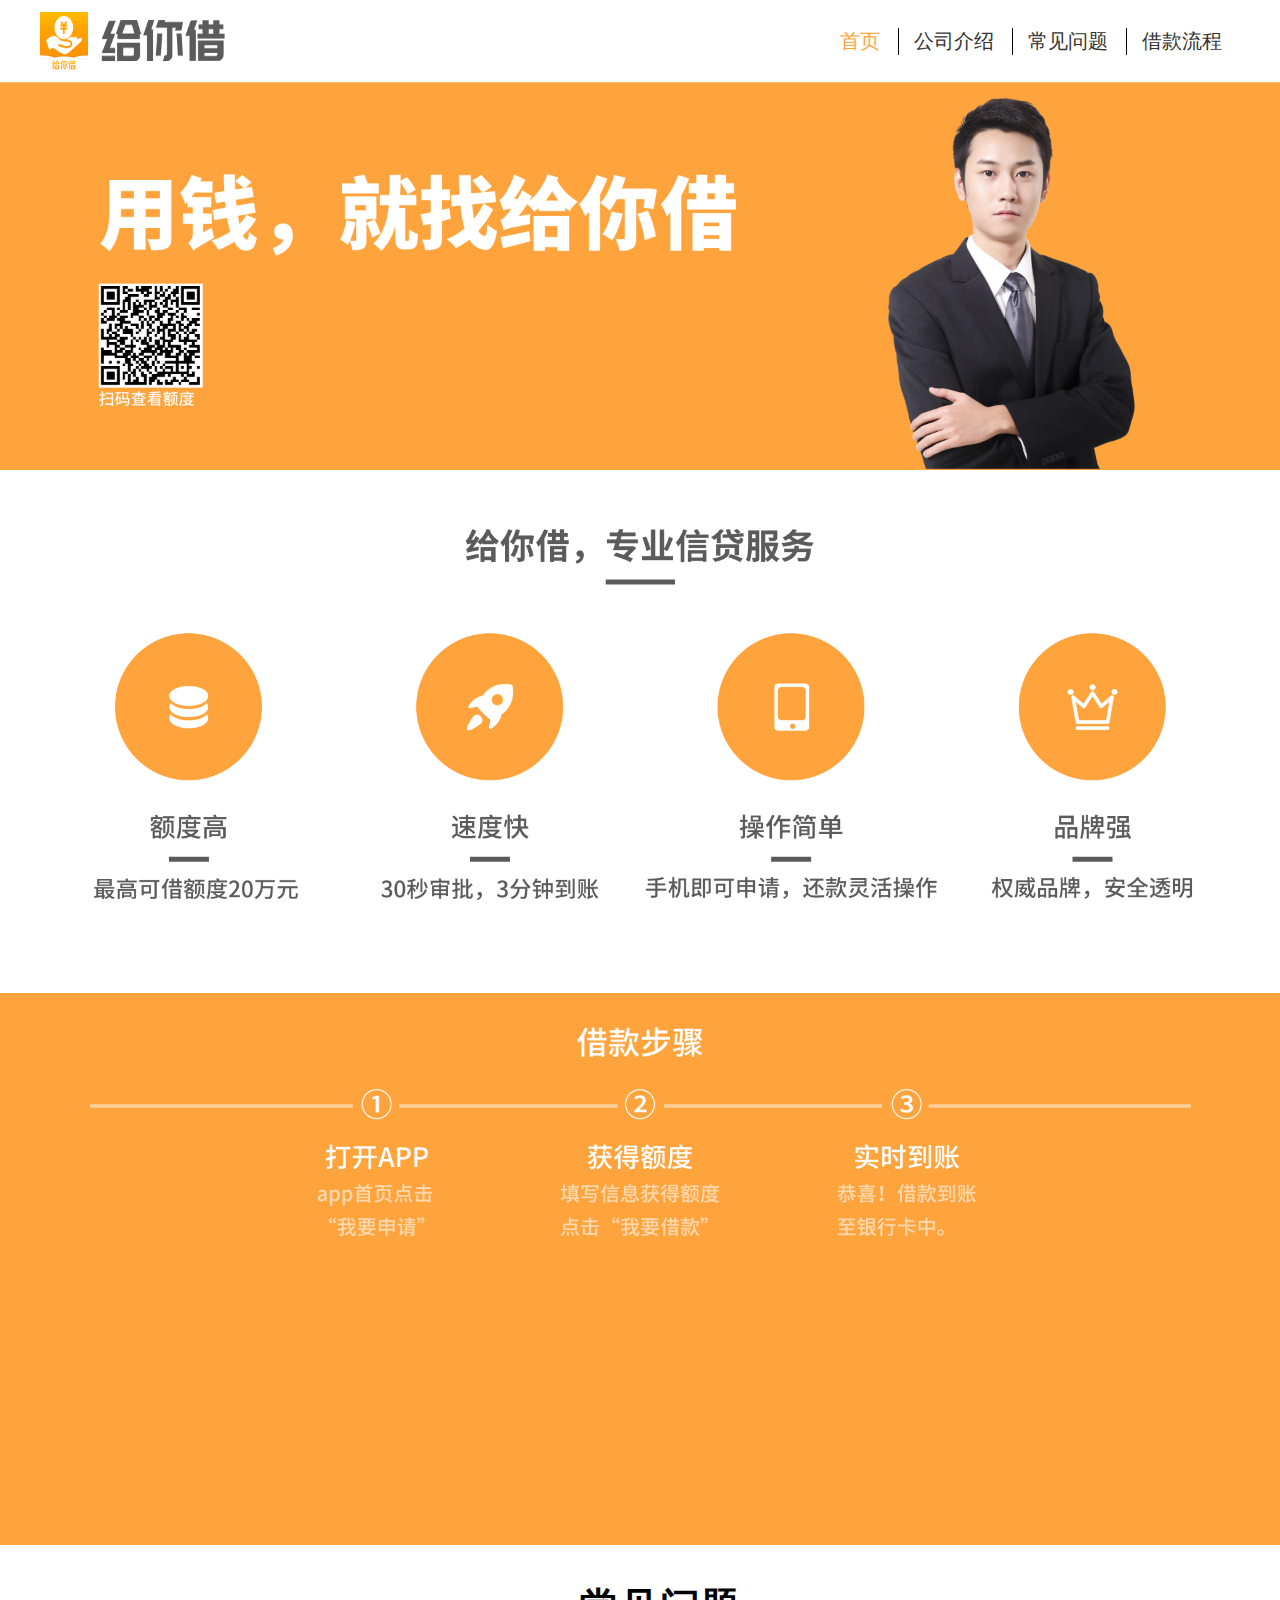
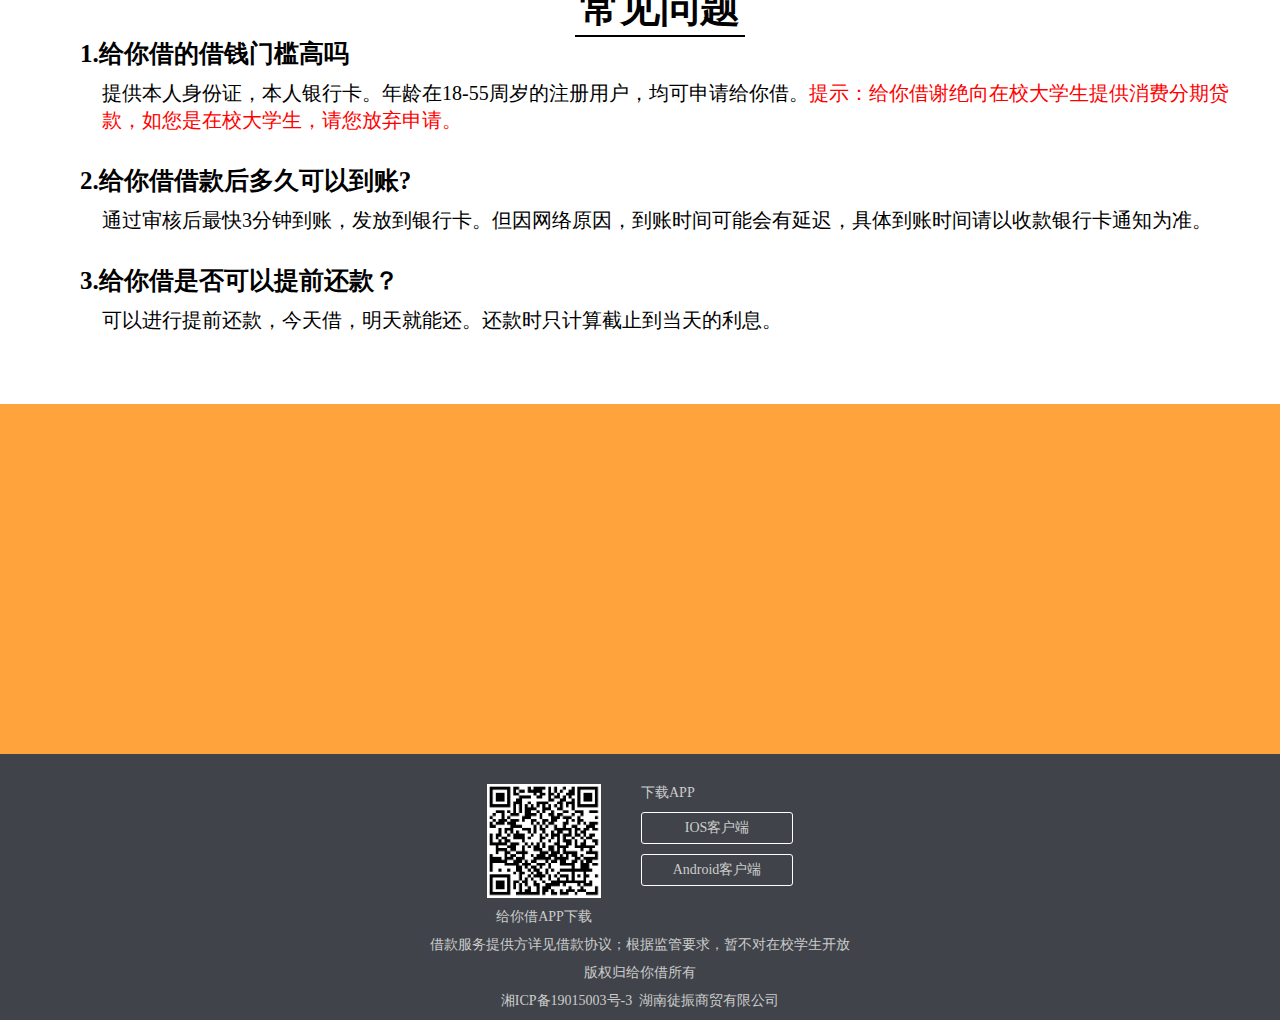
<file: index.html>
<!DOCTYPE html>
<html lang="en">

<head>
    <meta charset="UTF-8">
    <meta name="viewport" content="width=device-width, initial-scale=1.0">
    <meta http-equiv="X-UA-Compatible" content="ie=edge">
    <title>给你借</title>
    <!-- 重置样式表 -->
    <link rel="stylesheet" href="./css/reset.css">
    <!-- 主页样式 -->
    <link rel="stylesheet" href="./css/index.css">
    <!-- 公共样式 -->
    <link rel="stylesheet" href="./css/common.css">
</head>

<body>
   <div id="header"></div>
    <section class="banner">
        <img src="./images/banner.png" alt="">
    </section>
    <section class="container">
        <img class="container" src="./images/banner2.png" alt="">
    </section>
    <section class="banner">
        <img src="./images/banner3.png" alt="">
    </section>
    <section class="request container">
        <div>
            <h1>常见问题</h1>
            <h3>1.给你借的借钱门槛高吗</h3>
            <p>提供本人身份证，本人银行卡。年龄在18-55周岁的注册用户，均可申请给你借。<span>提示：给你借谢绝向在校大学生提供消费分期贷款，如您是在校大学生，请您放弃申请。</span></p>
        </div>
        <div>
            <h3>2.给你借借款后多久可以到账?</h3>
            <p>通过审核后最快3分钟到账，发放到银行卡。但因网络原因，到账时间可能会有延迟，具体到账时间请以收款银行卡通知为准。</p>
        </div>
        <div>
            <h3>3.给你借是否可以提前还款？</h3>
            <p>可以进行提前还款，今天借，明天就能还。还款时只计算截止到当天的利息。</p>
        </div>
    </section>
    <div style="height: 350px;background-color:#FFA43C;"></div>
   <div id="footer"></div>
</body>
<script src="./js/jquery.min.js"></script>
<script>
      $(function() {
                $('#header').load('header.html');
                $('#footer').load('footer.html');

            })
</script>

</html>
</file>
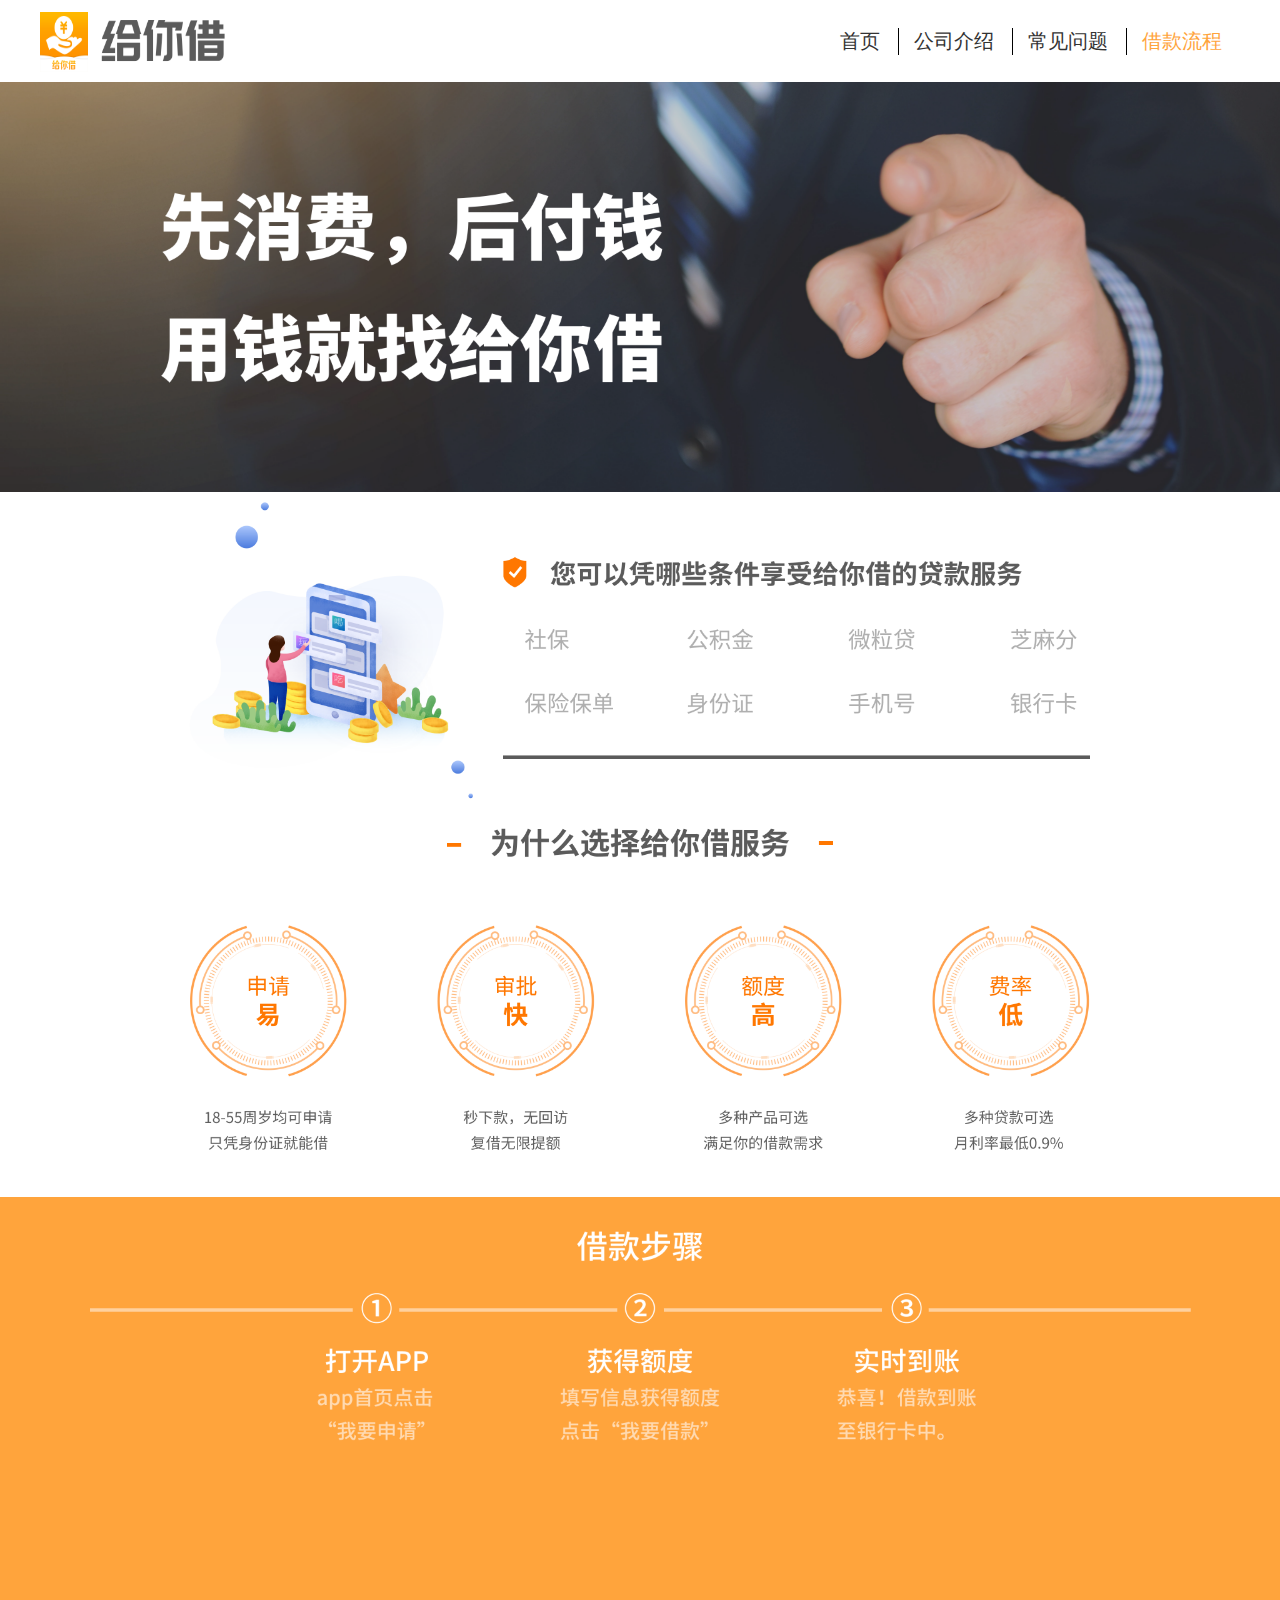
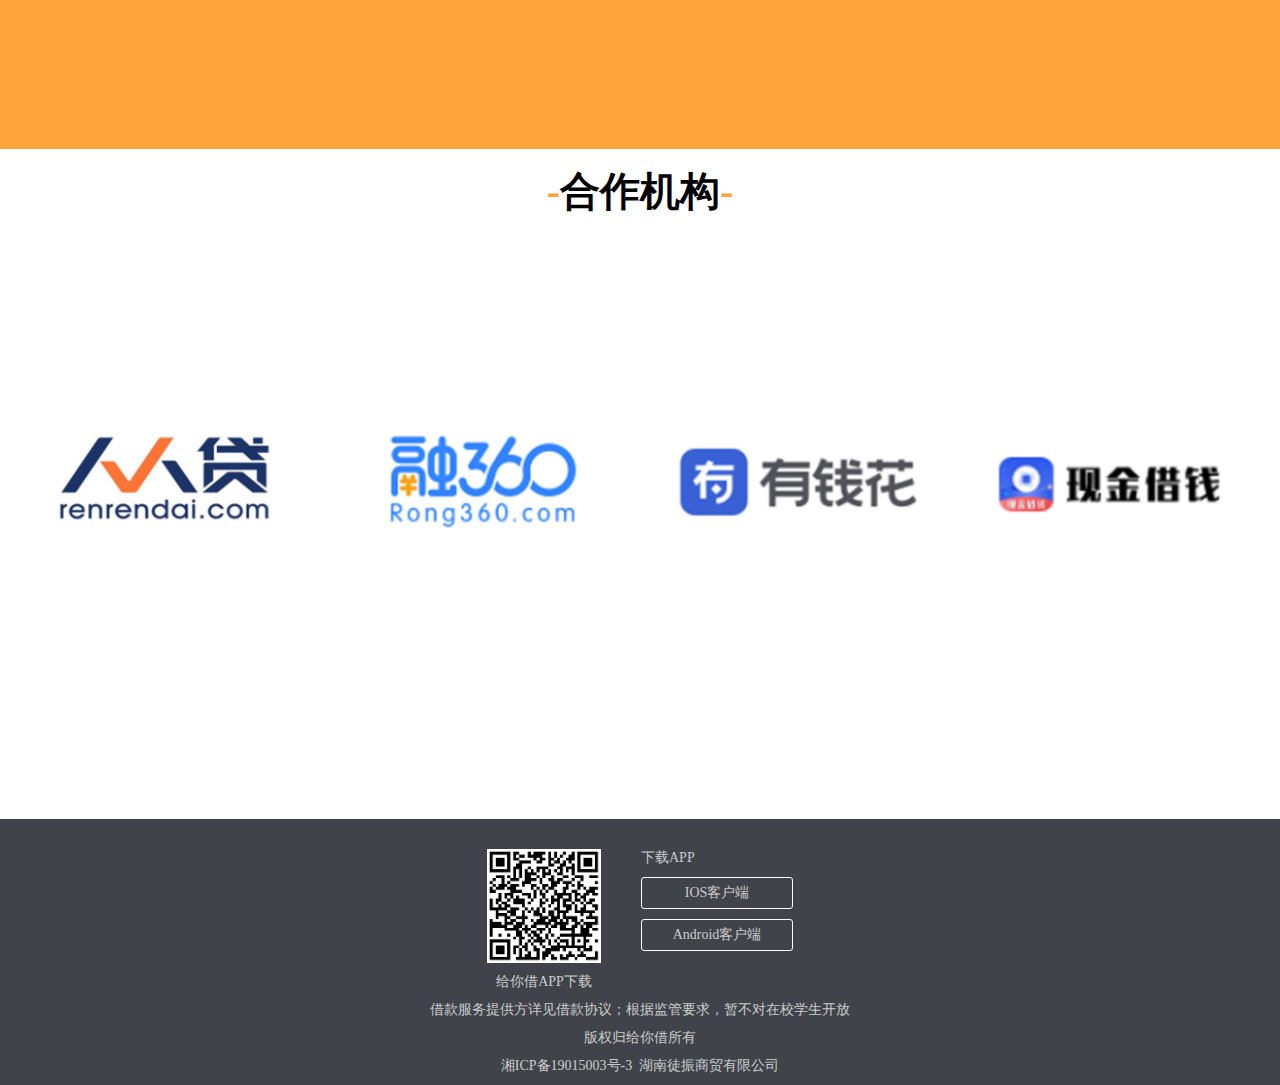
<file: borrow.html>
<!DOCTYPE html>
<html lang="en">

<head>
    <meta charset="UTF-8">
    <meta name="viewport" content="width=device-width, initial-scale=1.0">
    <meta http-equiv="X-UA-Compatible" content="ie=edge">
    <title>借款流程</title>
    <!-- 重置样式表 -->
    <link rel="stylesheet" href="./css/reset.css">
    <!-- 主页样式 -->
    <link rel="stylesheet" href="./css/index.css">
    <!-- 公共样式 -->
    <link rel="stylesheet" href="./css/common.css">
    <!-- 常见问题样式 -->
</head>
<style>
.partner{
    height: 400px;
    padding-top: 200px;
}


</style>

<body>
    <!-- 头部 -->
    <div id="header"></div>
    <!-- 内容 -->
    <section class="banner"><img src="./images/banner4.png" alt=""></section>
    <section class="container banner_bg"></section>
    <section class="banner"><img src="./images/banner3.png" alt=""></section>
    <h1 class="textcenter navColor fontb">-<span class="color000">合作机构</span>-</h1>
    <section class="partner">
        <div class="banner container">
            <img src="./images/partner.png" alt=""> 
        </div>
    </section>
    <!--尾部  -->
    <div id="footer"></div>
</body>
<script src="./js/jquery.min.js"></script>
<script>
    // 加载头尾
    $(function () {
        $('#header').load('header.html');
        $('#footer').load('footer.html');

    })
</script>

</html>
</file>
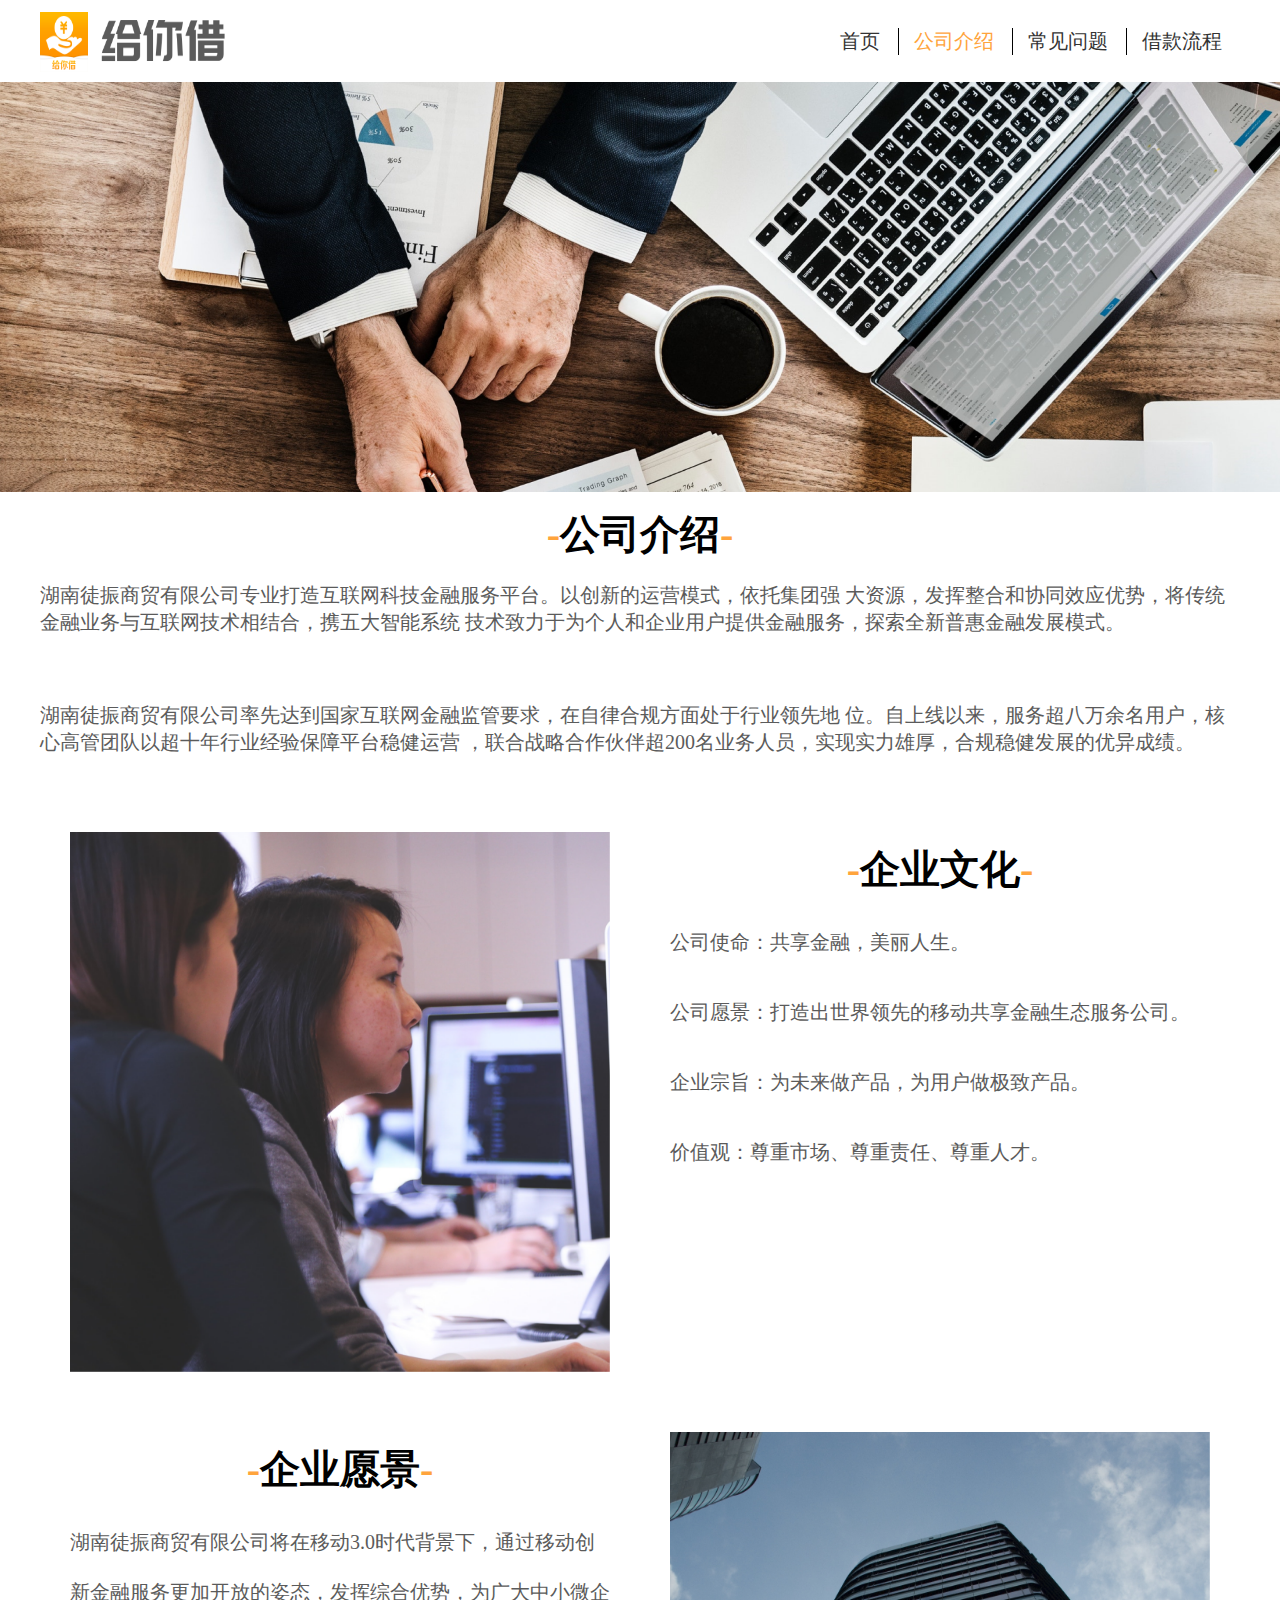
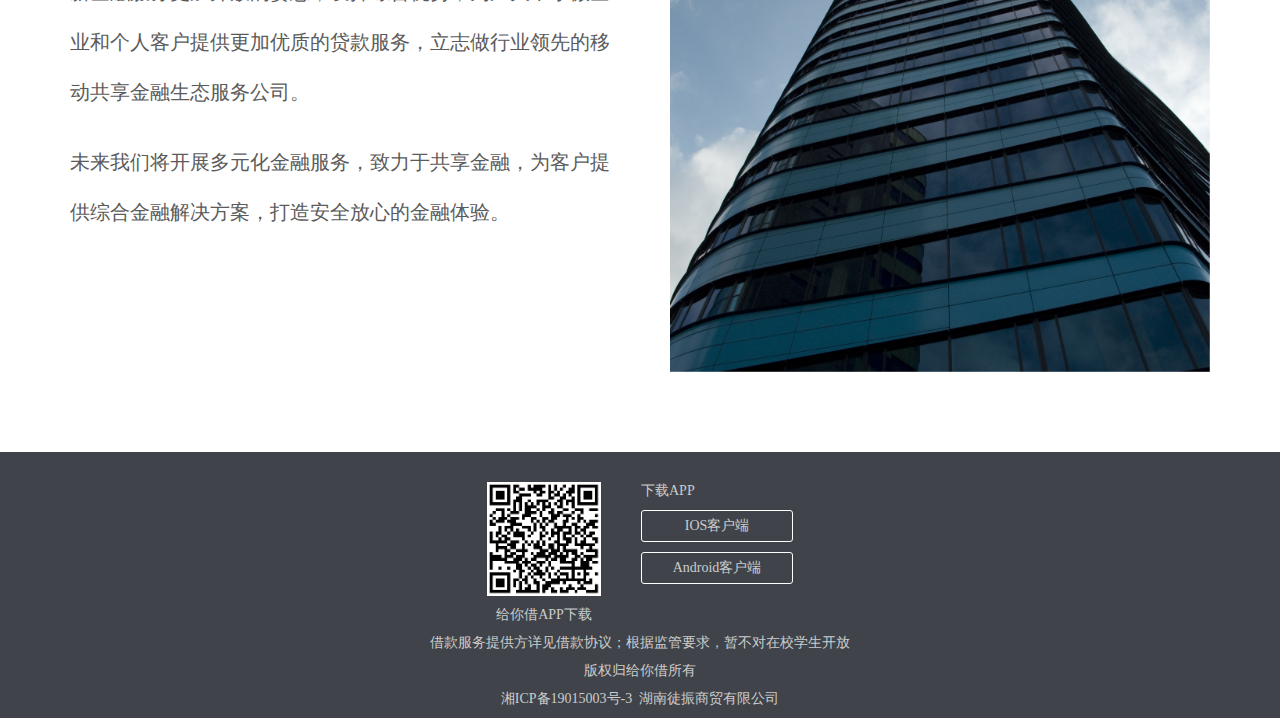
<file: CompanyIntroduction.html>
<!DOCTYPE html>
<html lang="en">

<head>
    <meta charset="UTF-8">
    <meta name="viewport" content="width=device-width, initial-scale=1.0">
    <meta http-equiv="X-UA-Compatible" content="ie=edge">
    <title>公司介绍</title>
    <!-- 重置样式表 -->
    <link rel="stylesheet" href="./css/reset.css">
    <!-- 主页样式 -->
    <link rel="stylesheet" href="./css/index.css">
    <!-- 公共样式 -->
    <link rel="stylesheet" href="./css/common.css">
    <!-- 公司介绍样式 -->
    <link rel="stylesheet" href="./css/CompanyIntroduction.css">
</head>

<body>
    <!-- 头部 -->
    <div id="header"></div>
    <!-- 内容 -->
    <div class="banner">
        <img src="./images/company_banner.png">
    </div>
    <section class="introduction container">
        <h1 class="textcenter navColor fontb">-<span class="color000">公司介绍</span>-</h1>
        <p>湖南徒振商贸有限公司专业打造互联网科技金融服务平台。以创新的运营模式，依托集团强 大资源，发挥整合和协同效应优势，将传统金融业务与互联网技术相结合，携五大智能系统
            技术致力于为个人和企业用户提供金融服务，探索全新普惠金融发展模式。</p>
        <P>湖南徒振商贸有限公司率先达到国家互联网金融监管要求，在自律合规方面处于行业领先地 位。自上线以来，服务超八万余名用户，核心高管团队以超十年行业经验保障平台稳健运营
        ，联合战略合作伙伴超200名业务人员，实现实力雄厚，合规稳健发展的优异成绩。</P>
    </section>
    <div class="box container clearfix mb50">
        <div>
            <img src="./images/histroypic.png" alt="">
        </div>
        <div>
                <h1 class="textcenter navColor fontb">-<span class="color000">企业文化</span>-</h1>
                <p>公司使命：共享金融，美丽人生。</p>
                <p>公司愿景：打造出世界领先的移动共享金融生态服务公司。 </p> 
                <p>企业宗旨：为未来做产品，为用户做极致产品。  </p> 
                <p>价值观：尊重市场、尊重责任、尊重人才。</p> 

        </div>
        <div>
                <h1 class="textcenter navColor fontb">-<span class="color000">企业愿景</span>-</h1>
                <p>湖南徒振商贸有限公司将在移动3.0时代背景下，通过移动创新金融服务更加开放的姿态，发挥综合优势，为广大中小微企业和个人客户提供更加优质的贷款服务，立志做行业领先的移动共享金融生态服务公司。</p>
                <p>未来我们将开展多元化金融服务，致力于共享金融，为客户提供综合金融解决方案，打造安全放心的金融体验。</p> 
            
        </div>
        <div><img src="./images/high.png" alt=""></div>
    </div>


    <!--尾部  -->
    <div id="footer"></div>
</body>
<script src="./js/jquery.min.js"></script>
<script>
    // 加载头尾
    $(function () {
        $('#header').load('header.html');
        $('#footer').load('footer.html');

    })
</script>

</html>
</file>
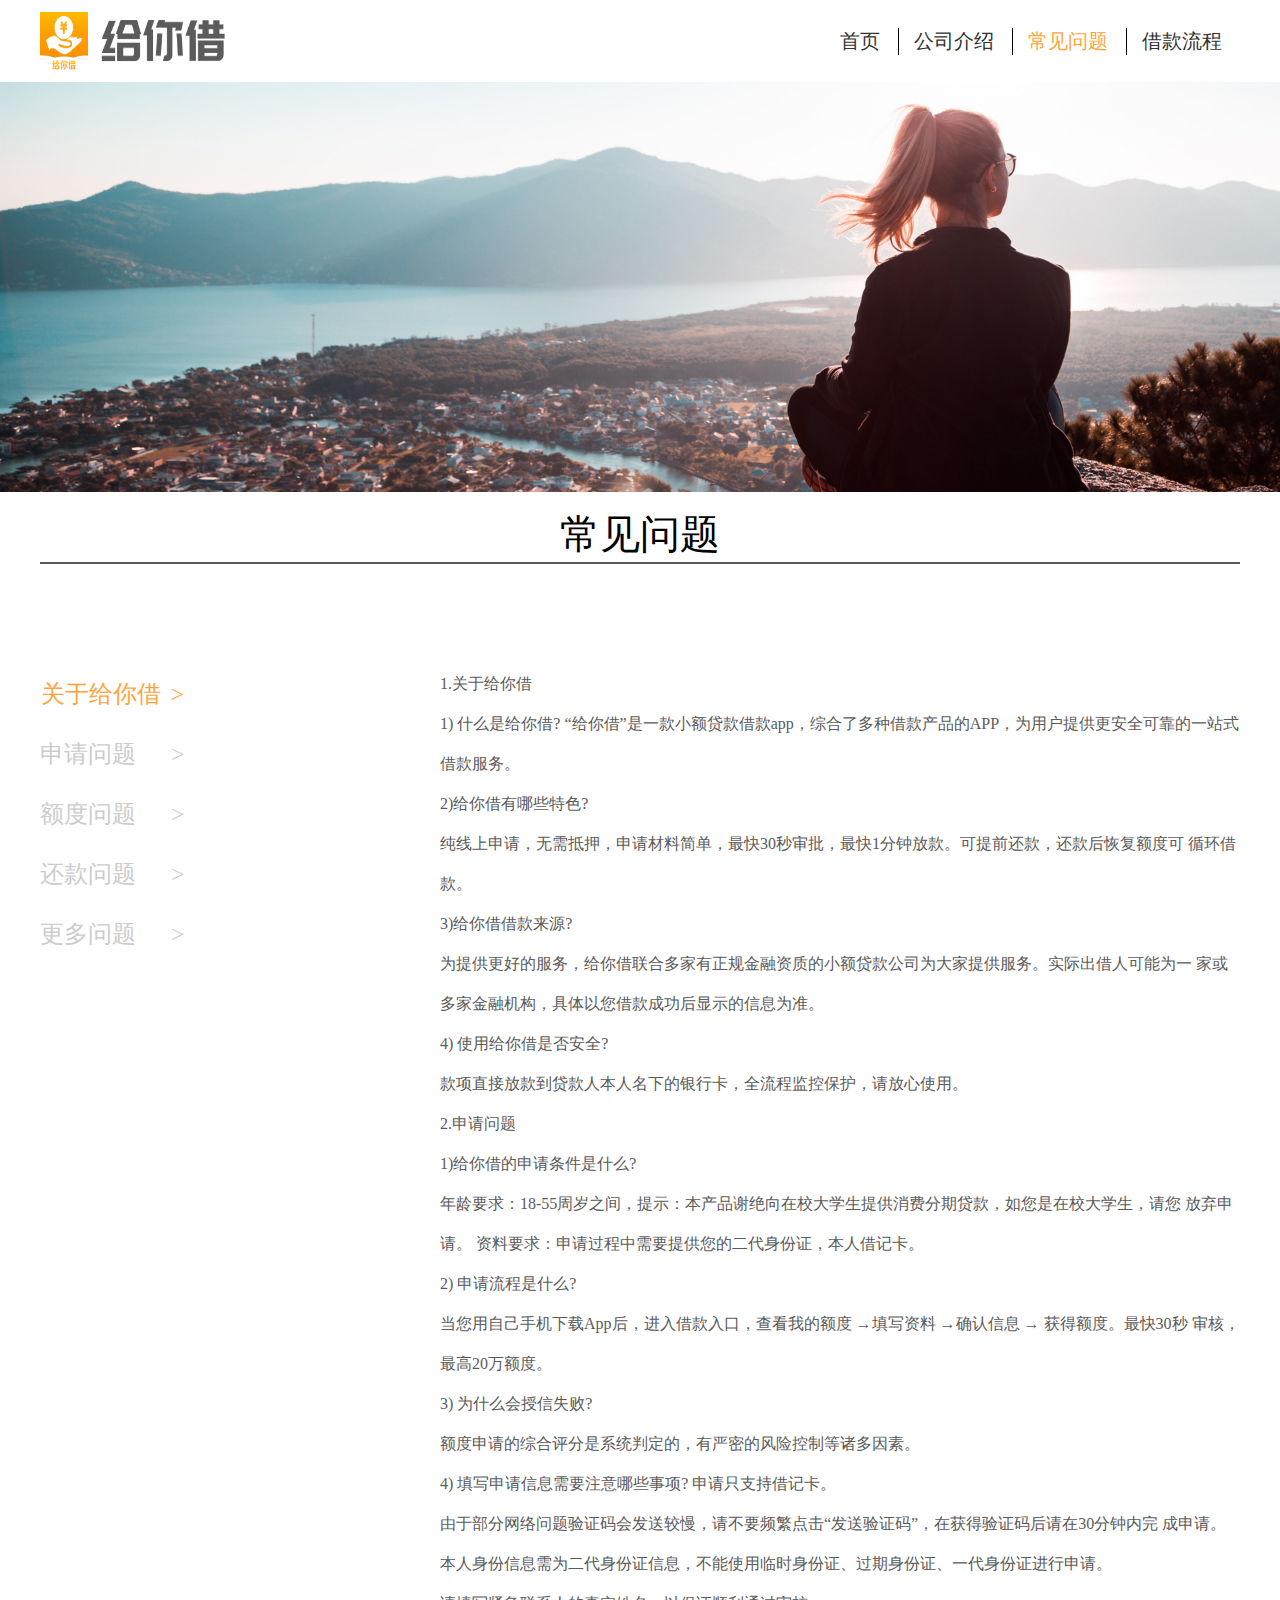
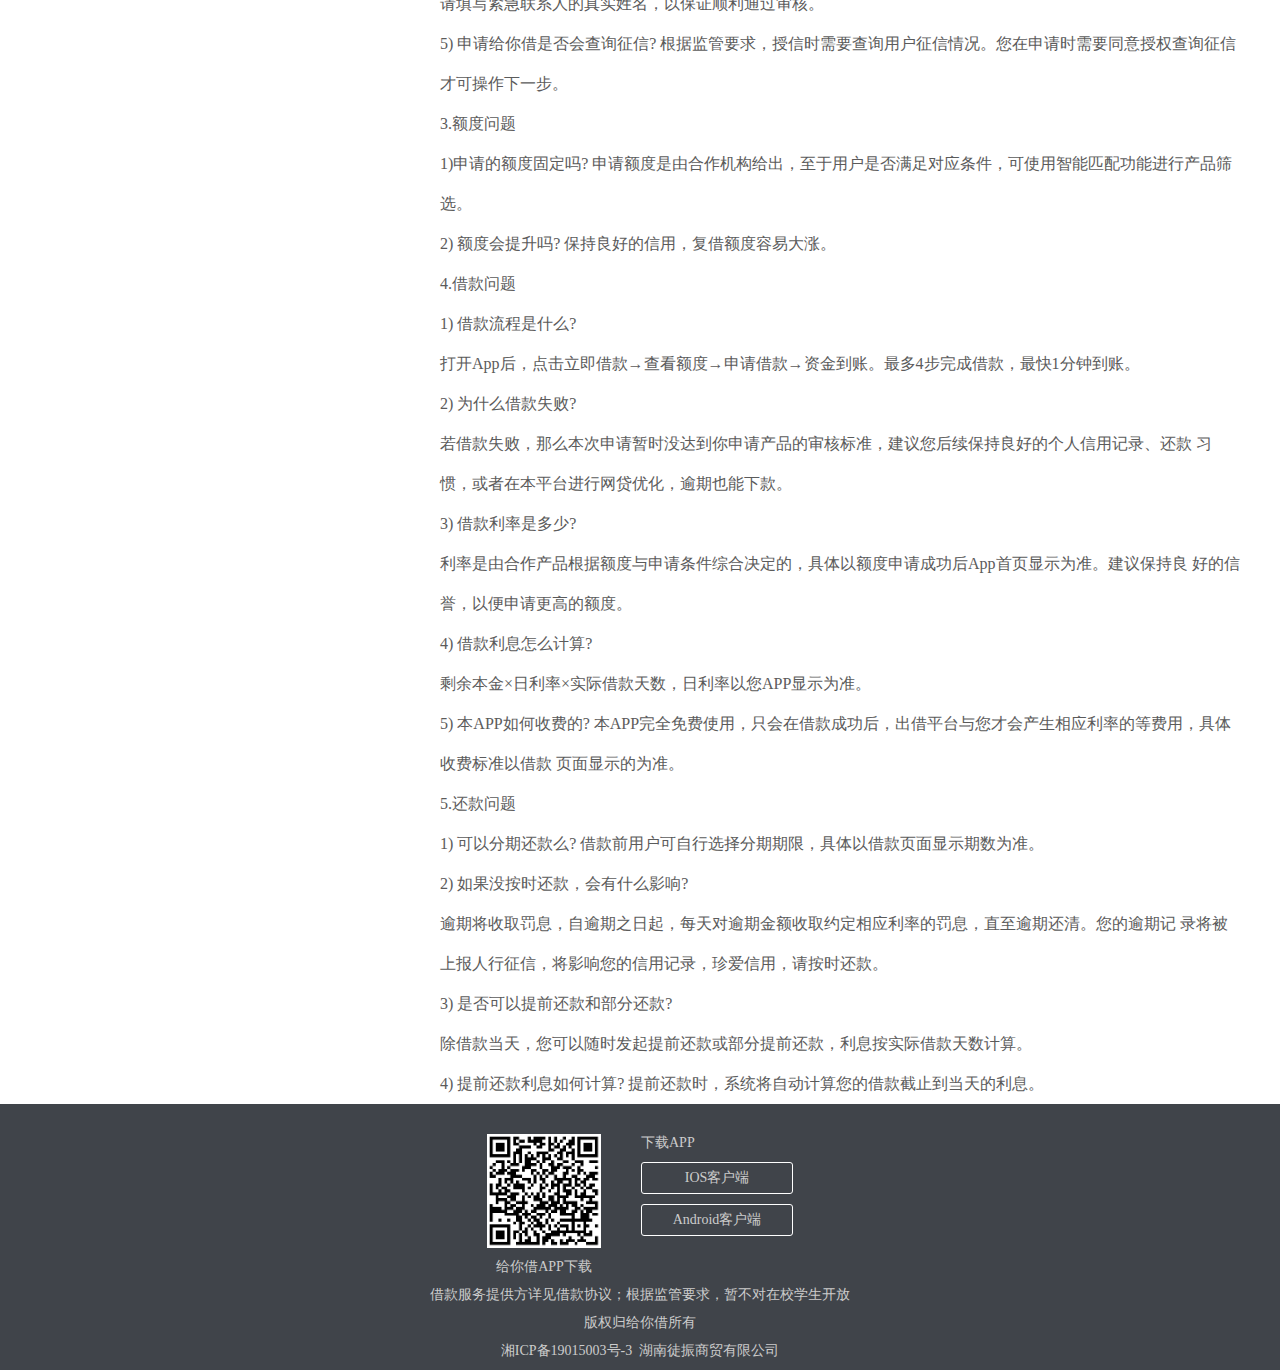
<file: questions.html>
<!DOCTYPE html>
<html lang="en">

<head>
    <meta charset="UTF-8">
    <meta name="viewport" content="width=device-width, initial-scale=1.0">
    <meta http-equiv="X-UA-Compatible" content="ie=edge">
    <title>常见问题</title>
    <!-- 重置样式表 -->
    <link rel="stylesheet" href="./css/reset.css">
    <!-- 主页样式 -->
    <link rel="stylesheet" href="./css/index.css">
    <!-- 公共样式 -->
    <link rel="stylesheet" href="./css/common.css">
    <!-- 常见问题样式 -->
    <link rel="stylesheet" href="./css/questions.css">
</head>

<body>
    <!-- 头部 -->
    <div id="header"></div>
    <!-- 内容 -->
    <div class="banner">
        <img src="./images/qsbanner.png" alt="">
    </div>
    <div class="title container">
        <h1 class="textcenter">常见问题</h1>
    </div>
    <section class="article clearfix container">
        <div class="fl box1">
            <li class="navColor">关于给你借<span class="first_span">></span></li>
            <li>申请问题<span>></span></li>
            <li>额度问题<span>></span></li>
            <li>还款问题<span>></span></li>
            <li>更多问题<span>></span></li>
        </div>
        <div class="fr box2">
            <div>
<p>1.关于给你借</p>
<p>1) 什么是给你借? “给你借”是一款小额贷款借款app，综合了多种借款产品的APP，为用户提供更安全可靠的一站式借款服务。</p>
<p>2)给你借有哪些特色?</p>

<p>纯线上申请，无需抵押，申请材料简单，最快30秒审批，最快1分钟放款。可提前还款，还款后恢复额度可 循环借款。</p>

<p>3)给你借借款来源?</p>
<p>为提供更好的服务，给你借联合多家有正规金融资质的小额贷款公司为大家提供服务。实际出借人可能为一 家或多家金融机构，具体以您借款成功后显示的信息为准。</p>
<p>4) 使用给你借是否安全?</p>
<p>款项直接放款到贷款人本人名下的银行卡，全流程监控保护，请放心使用。</p>
<p>2.申请问题</p>
<p>1)给你借的申请条件是什么?</p>
<p>年龄要求：18-55周岁之间，提示：本产品谢绝向在校大学生提供消费分期贷款，如您是在校大学生，请您 放弃申请。 资料要求：申请过程中需要提供您的二代身份证，本人借记卡。</p>
<p>2) 申请流程是什么?</p>
<p>当您用自己手机下载App后，进入借款入口，查看我的额度 →填写资料 →确认信息 → 获得额度。最快30秒 审核，最高20万额度。</p>
<p>3) 为什么会授信失败?</p>
<p>额度申请的综合评分是系统判定的，有严密的风险控制等诸多因素。</p>
<p>4) 填写申请信息需要注意哪些事项? 申请只支持借记卡。</p>
<p>由于部分网络问题验证码会发送较慢，请不要频繁点击“发送验证码”，在获得验证码后请在30分钟内完 成申请。 本人身份信息需为二代身份证信息，不能使用临时身份证、过期身份证、一代身份证进行申请。</p>
<p>请填写紧急联系人的真实姓名，以保证顺利通过审核。 </p>
<p>5) 申请给你借是否会查询征信? 根据监管要求，授信时需要查询用户征信情况。您在申请时需要同意授权查询征信才可操作下一步。</p>
<p>3.额度问题</p>
<p>1)申请的额度固定吗? 申请额度是由合作机构给出，至于用户是否满足对应条件，可使用智能匹配功能进行产品筛选。</p>
<p>2) 额度会提升吗? 保持良好的信用，复借额度容易大涨。</p>
<p>4.借款问题</p>
<p>1) 借款流程是什么?</p>
<p>打开App后，点击立即借款→查看额度→申请借款→资金到账。最多4步完成借款，最快1分钟到账。</p>
<p>2) 为什么借款失败?</p>
<p>若借款失败，那么本次申请暂时没达到你申请产品的审核标准，建议您后续保持良好的个人信用记录、还款 习惯，或者在本平台进行网贷优化，逾期也能下款。</p>
<p>3) 借款利率是多少?</p>
<p>利率是由合作产品根据额度与申请条件综合决定的，具体以额度申请成功后App首页显示为准。建议保持良 好的信誉，以便申请更高的额度。</p>
<p>4) 借款利息怎么计算?</p>
<p>剩余本金×日利率×实际借款天数，日利率以您APP显示为准。</p>
<p>5) 本APP如何收费的? 本APP完全免费使用，只会在借款成功后，出借平台与您才会产生相应利率的等费用，具体收费标准以借款 页面显示的为准。</p>
<p>5.还款问题</p>
<p>1) 可以分期还款么? 借款前用户可自行选择分期期限，具体以借款页面显示期数为准。</p>
<p>2) 如果没按时还款，会有什么影响?</p>
<p>逾期将收取罚息，自逾期之日起，每天对逾期金额收取约定相应利率的罚息，直至逾期还清。您的逾期记 录将被上报人行征信，将影响您的信用记录，珍爱信用，请按时还款。</p>
<p>3) 是否可以提前还款和部分还款?</p>
<p>除借款当天，您可以随时发起提前还款或部分提前还款，利息按实际借款天数计算。</p>
<p>4) 提前还款利息如何计算? 提前还款时，系统将自动计算您的借款截止到当天的利息。</p>
            </div>
        </div>
    </section>

    <!--尾部  -->
    <div id="footer"></div>
</body>
<script src="./js/jquery.min.js"></script>
<script>
    // 加载头尾
    $(function () {
        $('#header').load('header.html');
        $('#footer').load('footer.html');

        $(".article .box1 li").click(function(){
            $(this).addClass("navColor").siblings().removeClass("navColor")
        })



    })
</script>

</html>
</file>
<file: css/index.css>
header{
    height: 82px;
    

    }
header img{
    vertical-align: middle;
    margin-top: 12px;
    width: 186px;
    height: 60px;
}
header .nav{
    padding-top: 28px;

}
header .nav a{
    display: inline-block;
    border-right: 1px solid #000;
    padding-left: 10px;
    padding-right: 18px;
}
header .nav a:last-child{
    border-right: none;
}
.banner img{
    display: inline-block;
    width: 100%;
    
}
.request{
    height: 424px;
    margin-top: 20px!important;
}
.request h1{
    width: 170px;
    margin: 0 auto;
    text-align: center;
    font-size: 40px;
    border-bottom: 2px solid #000;
    font-weight: 800
}
.request h3{
    font-size: 25px;
    font-weight: bold;
}
.request p{
    margin-left: 22px;
    margin-top: 10px;
    
}
.request p span{
    color: red;
}
.request div{
    margin-top: 30px;
    margin-left: 40px;
}
footer{
    background: #40444a;
    padding-bottom: 10px;
}
footer .download_app{
    width: 900px;
    height: 100%;
    margin: 0 auto;
    display: flex;
    justify-content: center; 
    padding-top:30px;
   
    
}
footer .download_app div:nth-child(2){
    margin-left: 40px;
}
footer .download_app img{
    width: 114px;
    height: 114px;
}
footer p{
    color: #ccc;
    font-size: 14px;
}
</file>
<file: css/common.css>
.container {
    width: 1200px;
    margin: 0 auto;
}
.fl{
    float: left;
}
.fr{
    float: right;
}
.clearfix:after{
    content:".";        
    display:block;        
    height:0;        
    clear:both;        
    visibility:hidden;        

}
.P_border{
    border: 1px solid #fff;
    border-radius: 3px;
    margin-top: 10px;
    height: 30px;
    line-height: 30px;
    text-align: center;
    width: 150px
}
.textcenter{
    text-align: center;
    margin-top: 10px;
}
.navColor{
    color:#FFA43C
}
.color000{
    color: #000;
}
.color5b{
    color:#5B5B5B
}
.mb50{
    margin-bottom: 50px;
}
.banner_bg{
    height: 700px;
    background: url(../images/banner_mind.png)no-repeat  center;
    background-size: 100%;

}
.fontb{
    font-weight: 800;
}
</file>
<file: css/CompanyIntroduction.css>
.introduction p{
    height: 100px;
    color:#5B5B5B;
    margin-top: 20px;
}

.box>div{
    box-sizing: border-box;
    width: 600px;
    height: 600px;
    float: left;
    padding: 30px 30px;

}
.box>div img{
    width: 100%;
    height: 100%;
}
.box>div p {
    line-height: 50px;
    margin-top: 20px;
    color: #5B5B5B;
}
</file>
<file: css/questions.css>
.title{
    border-bottom: 2px solid #5B5B5B
}

.article{
    margin-top: 100px;
    height: 800px;

}
.article{
    height: 100%;
}
.article .first_span{
    margin-left: 10px;
}
.article .box1{
    font-size: 24px;
    line-height: 60px;
    color: #ccc;
    text-align: center;

    
}
.article :nth-child(1) span:not(.first_span){
    margin-left: 35px;
}
.article .box2{
    width: 800px;
    color: #5B5B5B;
    font-size: 16px;
    line-height: 40px;

}
</file>
